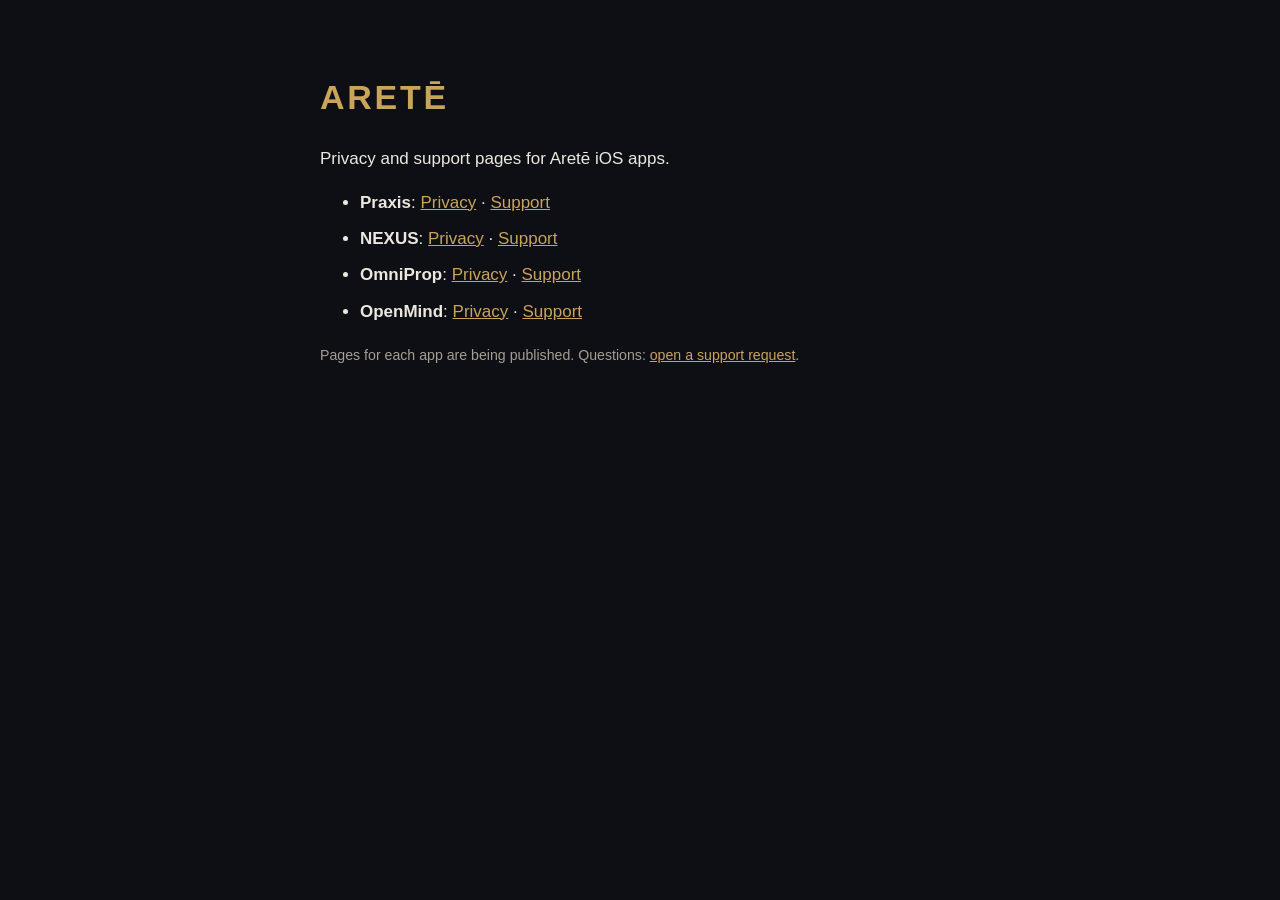
<file: index.html>
<!doctype html>
<html lang="en"><head><meta charset="utf-8"><meta name="viewport" content="width=device-width,initial-scale=1">
<title>Aretē Apps</title>
<style>
:root{--bg:#0d0f14;--fg:#ece8df;--muted:#a59f92;--gold:#c9a45c}
body{margin:0;background:var(--bg);color:var(--fg);font:17px/1.55 -apple-system,BlinkMacSystemFont,"Segoe UI",sans-serif}
main{max-width:640px;margin:0 auto;padding:48px 16px}
h1{font-weight:600;letter-spacing:.08em;color:var(--gold)} a{color:var(--gold)}
li{margin:10px 0} small{color:var(--muted)}
</style></head><body><main>
<h1>ARETĒ</h1>
<p>Privacy and support pages for Aretē iOS apps.</p>
<ul>
<li><b>Praxis</b>: <a href="praxis/privacy/">Privacy</a> · <a href="praxis/support/">Support</a></li>
<li><b>NEXUS</b>: <a href="nexus/privacy/">Privacy</a> · <a href="nexus/support/">Support</a></li>
<li><b>OmniProp</b>: <a href="omniprop/privacy/">Privacy</a> · <a href="omniprop/support/">Support</a></li>
<li><b>OpenMind</b>: <a href="openmind/privacy/">Privacy</a> · <a href="openmind/support/">Support</a></li>
</ul>
<p><small>Pages for each app are being published. Questions: <a href="https://github.com/lemarclawclawbot-oss/arete-apps/issues">open a support request</a>.</small></p>
</main></body></html>
</file>
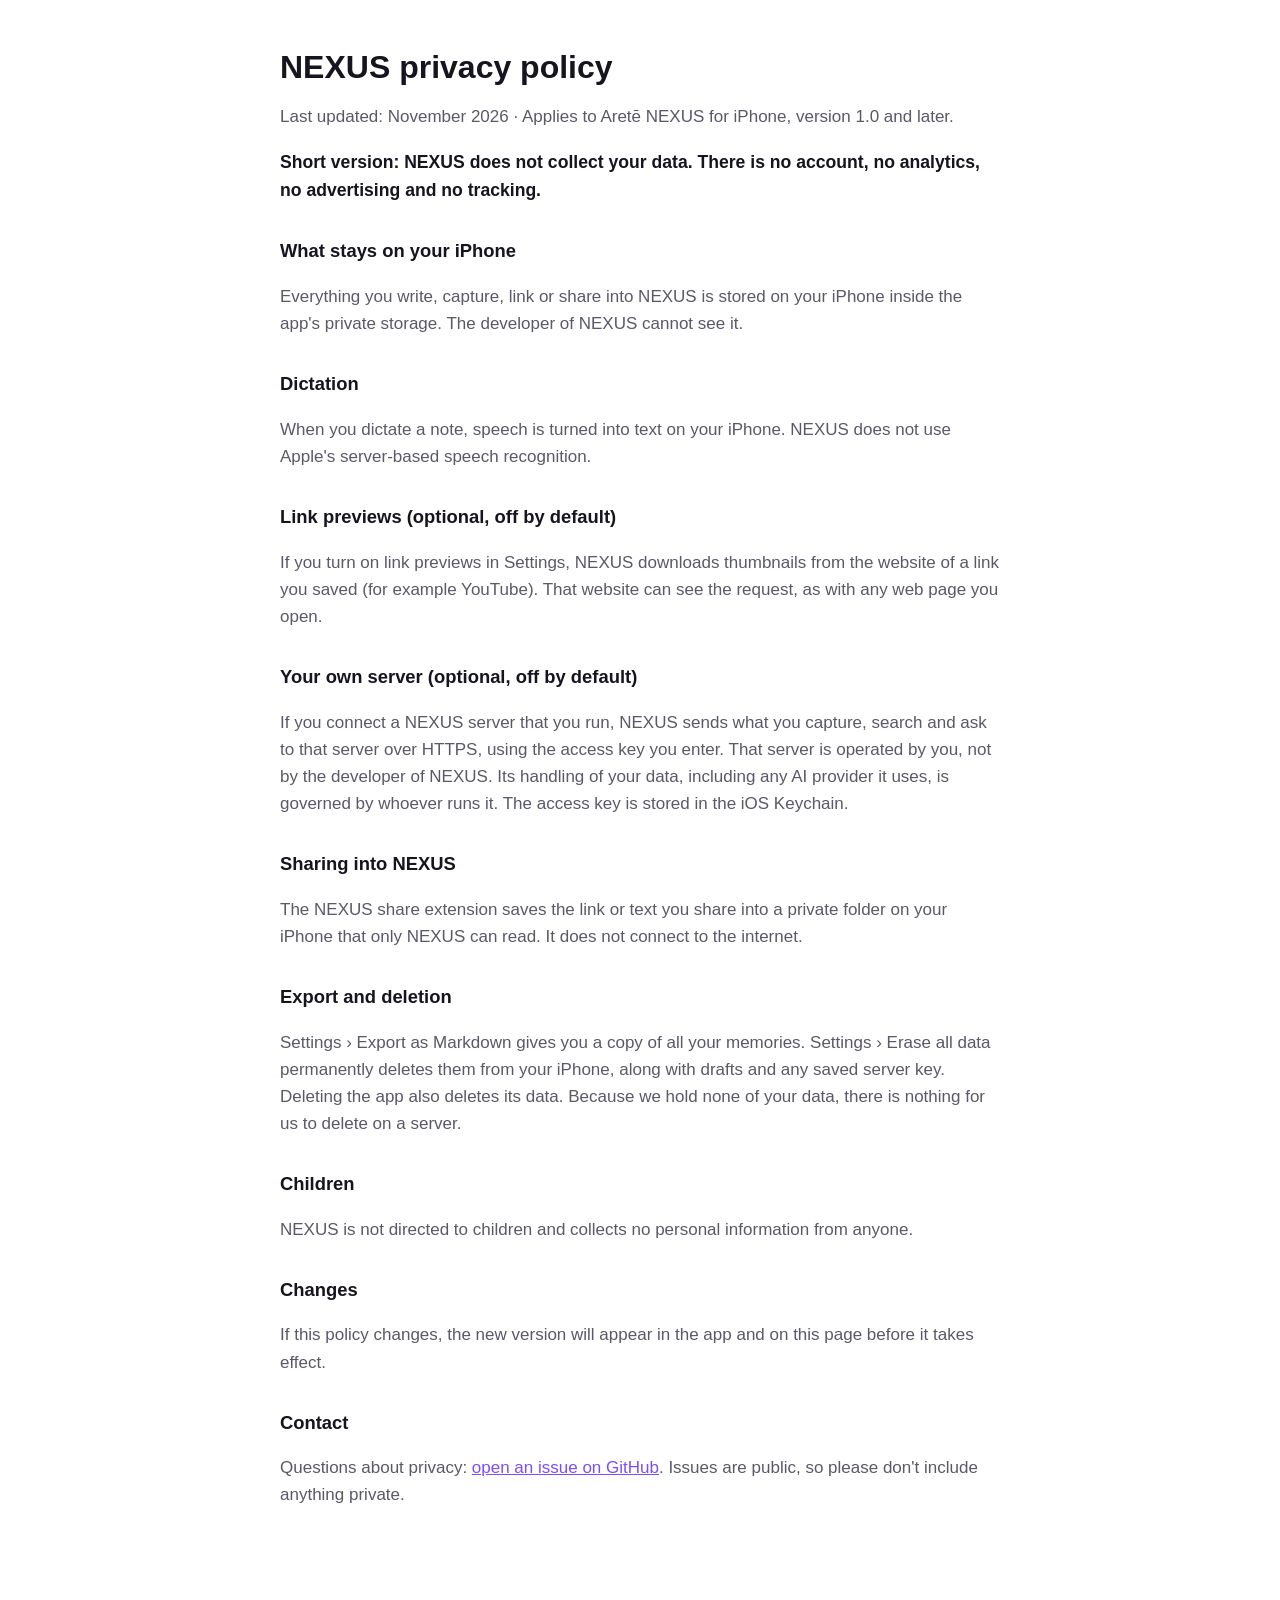
<file: nexus/privacy/index.html>
<!doctype html>
<html lang="en">
<head>
<meta charset="utf-8">
<meta name="viewport" content="width=device-width, initial-scale=1">
<title>NEXUS privacy policy</title>
<meta name="description" content="Aretē NEXUS does not collect your data. Notes stay on your iPhone.">
<style>
:root{--bg:#fff;--ink:#16141f;--muted:#5b5868;--accent:#7c4dff}
@media (prefers-color-scheme:dark){:root{--bg:#0d0c14;--ink:#eeeaf8;--muted:#a7a2b8;--accent:#a98bff}}
body{margin:0;background:var(--bg);color:var(--ink);font:17px/1.6 -apple-system,BlinkMacSystemFont,"Segoe UI",sans-serif}
main{max-width:720px;margin:0 auto;padding:48px 16px 80px}
h1{font-size:2rem;line-height:1.2;margin:0 0 8px}h2{font-size:1.15rem;margin:32px 0 6px}
p,li{color:var(--muted)}a{color:var(--accent)}.lead{color:var(--ink);font-weight:600;font-size:1.1rem}
</style>
</head>
<body>
<main>
<h1>NEXUS privacy policy</h1>
<p>Last updated: November 2026 · Applies to Aretē NEXUS for iPhone, version 1.0 and later.</p>
<p class="lead">Short version: NEXUS does not collect your data. There is no account, no analytics, no advertising and no tracking.</p>

<h2>What stays on your iPhone</h2>
<p>Everything you write, capture, link or share into NEXUS is stored on your iPhone inside the app's private storage. The developer of NEXUS cannot see it.</p>

<h2>Dictation</h2>
<p>When you dictate a note, speech is turned into text on your iPhone. NEXUS does not use Apple's server-based speech recognition.</p>

<h2>Link previews (optional, off by default)</h2>
<p>If you turn on link previews in Settings, NEXUS downloads thumbnails from the website of a link you saved (for example YouTube). That website can see the request, as with any web page you open.</p>

<h2>Your own server (optional, off by default)</h2>
<p>If you connect a NEXUS server that you run, NEXUS sends what you capture, search and ask to that server over HTTPS, using the access key you enter. That server is operated by you, not by the developer of NEXUS. Its handling of your data, including any AI provider it uses, is governed by whoever runs it. The access key is stored in the iOS Keychain.</p>

<h2>Sharing into NEXUS</h2>
<p>The NEXUS share extension saves the link or text you share into a private folder on your iPhone that only NEXUS can read. It does not connect to the internet.</p>

<h2>Export and deletion</h2>
<p>Settings › Export as Markdown gives you a copy of all your memories. Settings › Erase all data permanently deletes them from your iPhone, along with drafts and any saved server key. Deleting the app also deletes its data. Because we hold none of your data, there is nothing for us to delete on a server.</p>

<h2>Children</h2>
<p>NEXUS is not directed to children and collects no personal information from anyone.</p>

<h2>Changes</h2>
<p>If this policy changes, the new version will appear in the app and on this page before it takes effect.</p>

<h2>Contact</h2>
<p>Questions about privacy: <a href="https://github.com/lemarclawclawbot-oss/arete-apps/issues/new">open an issue on GitHub</a>. Issues are public, so please don't include anything private.</p>
</main>
</body>
</html>
</file>
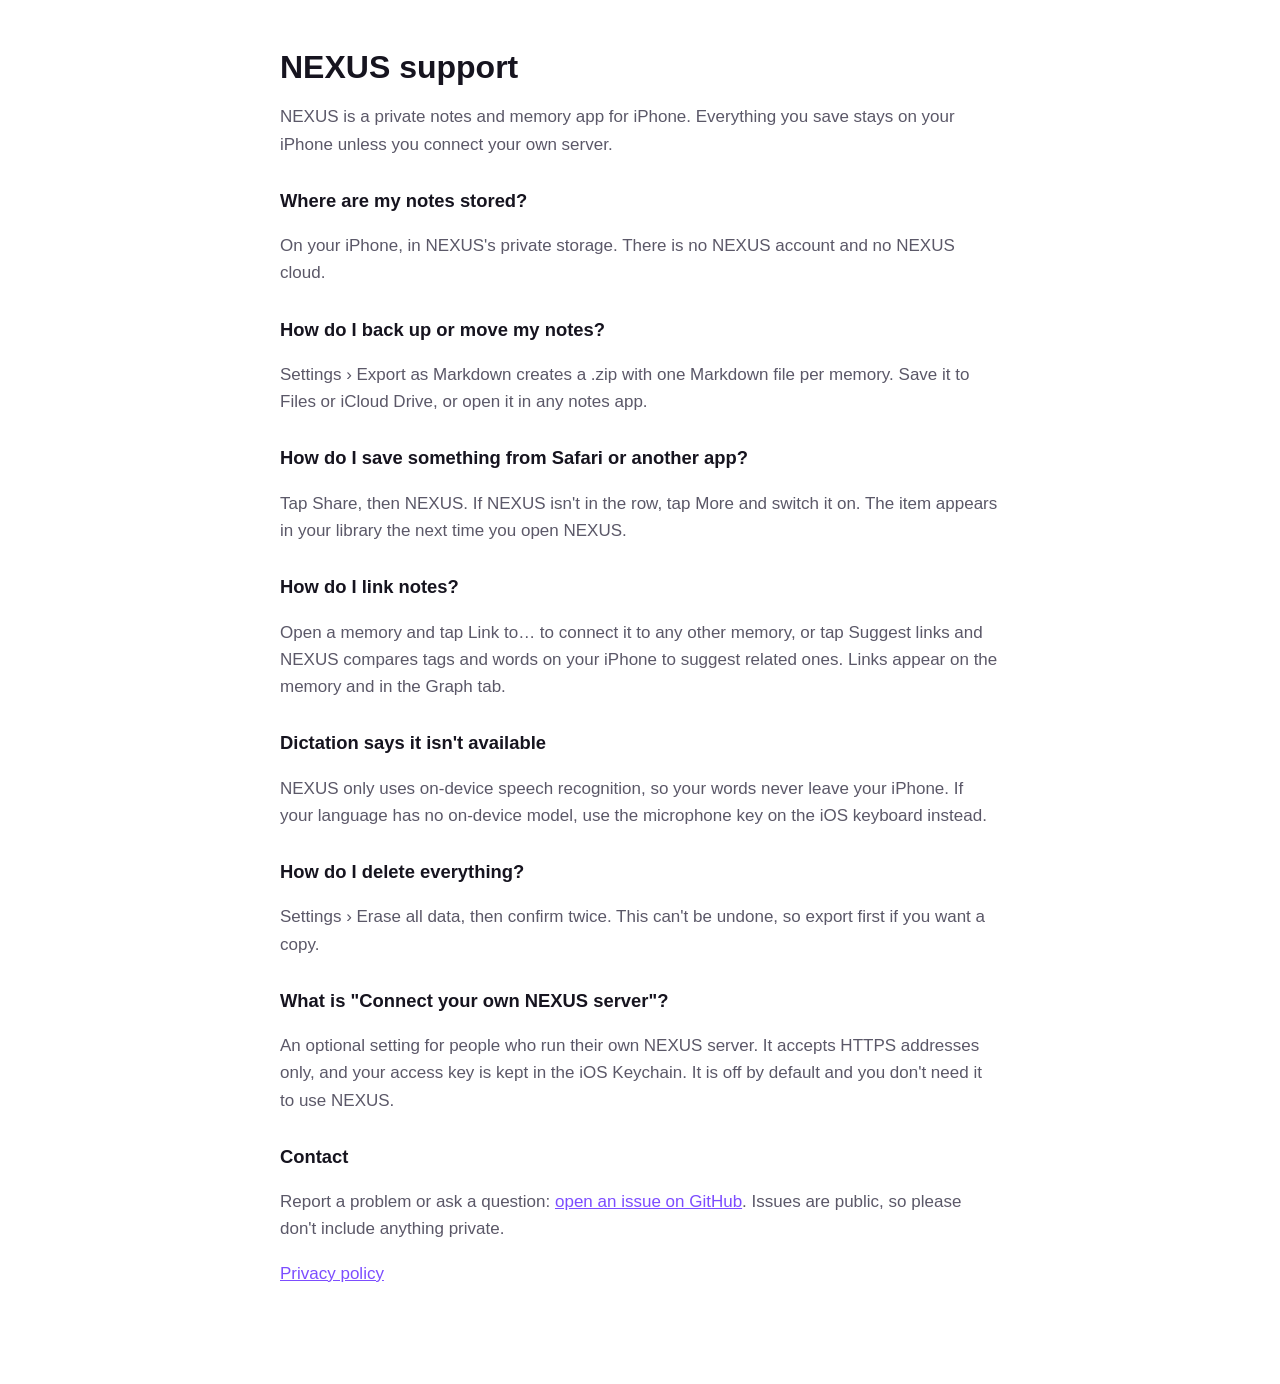
<file: nexus/support/index.html>
<!doctype html>
<html lang="en">
<head>
<meta charset="utf-8">
<meta name="viewport" content="width=device-width, initial-scale=1">
<title>NEXUS support</title>
<meta name="description" content="Help for Aretē NEXUS, the private notes and memory app for iPhone.">
<style>
:root{--bg:#fff;--ink:#16141f;--muted:#5b5868;--accent:#7c4dff}
@media (prefers-color-scheme:dark){:root{--bg:#0d0c14;--ink:#eeeaf8;--muted:#a7a2b8;--accent:#a98bff}}
body{margin:0;background:var(--bg);color:var(--ink);font:17px/1.6 -apple-system,BlinkMacSystemFont,"Segoe UI",sans-serif}
main{max-width:720px;margin:0 auto;padding:48px 16px 80px}
h1{font-size:2rem;line-height:1.2;margin:0 0 8px}h2{font-size:1.15rem;margin:28px 0 6px}
p,li{color:var(--muted)}a{color:var(--accent)}
</style>
</head>
<body>
<main>
<h1>NEXUS support</h1>
<p>NEXUS is a private notes and memory app for iPhone. Everything you save stays on your iPhone unless you connect your own server.</p>

<h2>Where are my notes stored?</h2>
<p>On your iPhone, in NEXUS's private storage. There is no NEXUS account and no NEXUS cloud.</p>

<h2>How do I back up or move my notes?</h2>
<p>Settings › Export as Markdown creates a .zip with one Markdown file per memory. Save it to Files or iCloud Drive, or open it in any notes app.</p>

<h2>How do I save something from Safari or another app?</h2>
<p>Tap Share, then NEXUS. If NEXUS isn't in the row, tap More and switch it on. The item appears in your library the next time you open NEXUS.</p>

<h2>How do I link notes?</h2>
<p>Open a memory and tap Link to… to connect it to any other memory, or tap Suggest links and NEXUS compares tags and words on your iPhone to suggest related ones. Links appear on the memory and in the Graph tab.</p>

<h2>Dictation says it isn't available</h2>
<p>NEXUS only uses on-device speech recognition, so your words never leave your iPhone. If your language has no on-device model, use the microphone key on the iOS keyboard instead.</p>

<h2>How do I delete everything?</h2>
<p>Settings › Erase all data, then confirm twice. This can't be undone, so export first if you want a copy.</p>

<h2>What is "Connect your own NEXUS server"?</h2>
<p>An optional setting for people who run their own NEXUS server. It accepts HTTPS addresses only, and your access key is kept in the iOS Keychain. It is off by default and you don't need it to use NEXUS.</p>

<h2>Contact</h2>
<p>Report a problem or ask a question: <a href="https://github.com/lemarclawclawbot-oss/arete-apps/issues/new">open an issue on GitHub</a>. Issues are public, so please don't include anything private.</p>
<p><a href="../privacy/">Privacy policy</a></p>
</main>
</body>
</html>
</file>
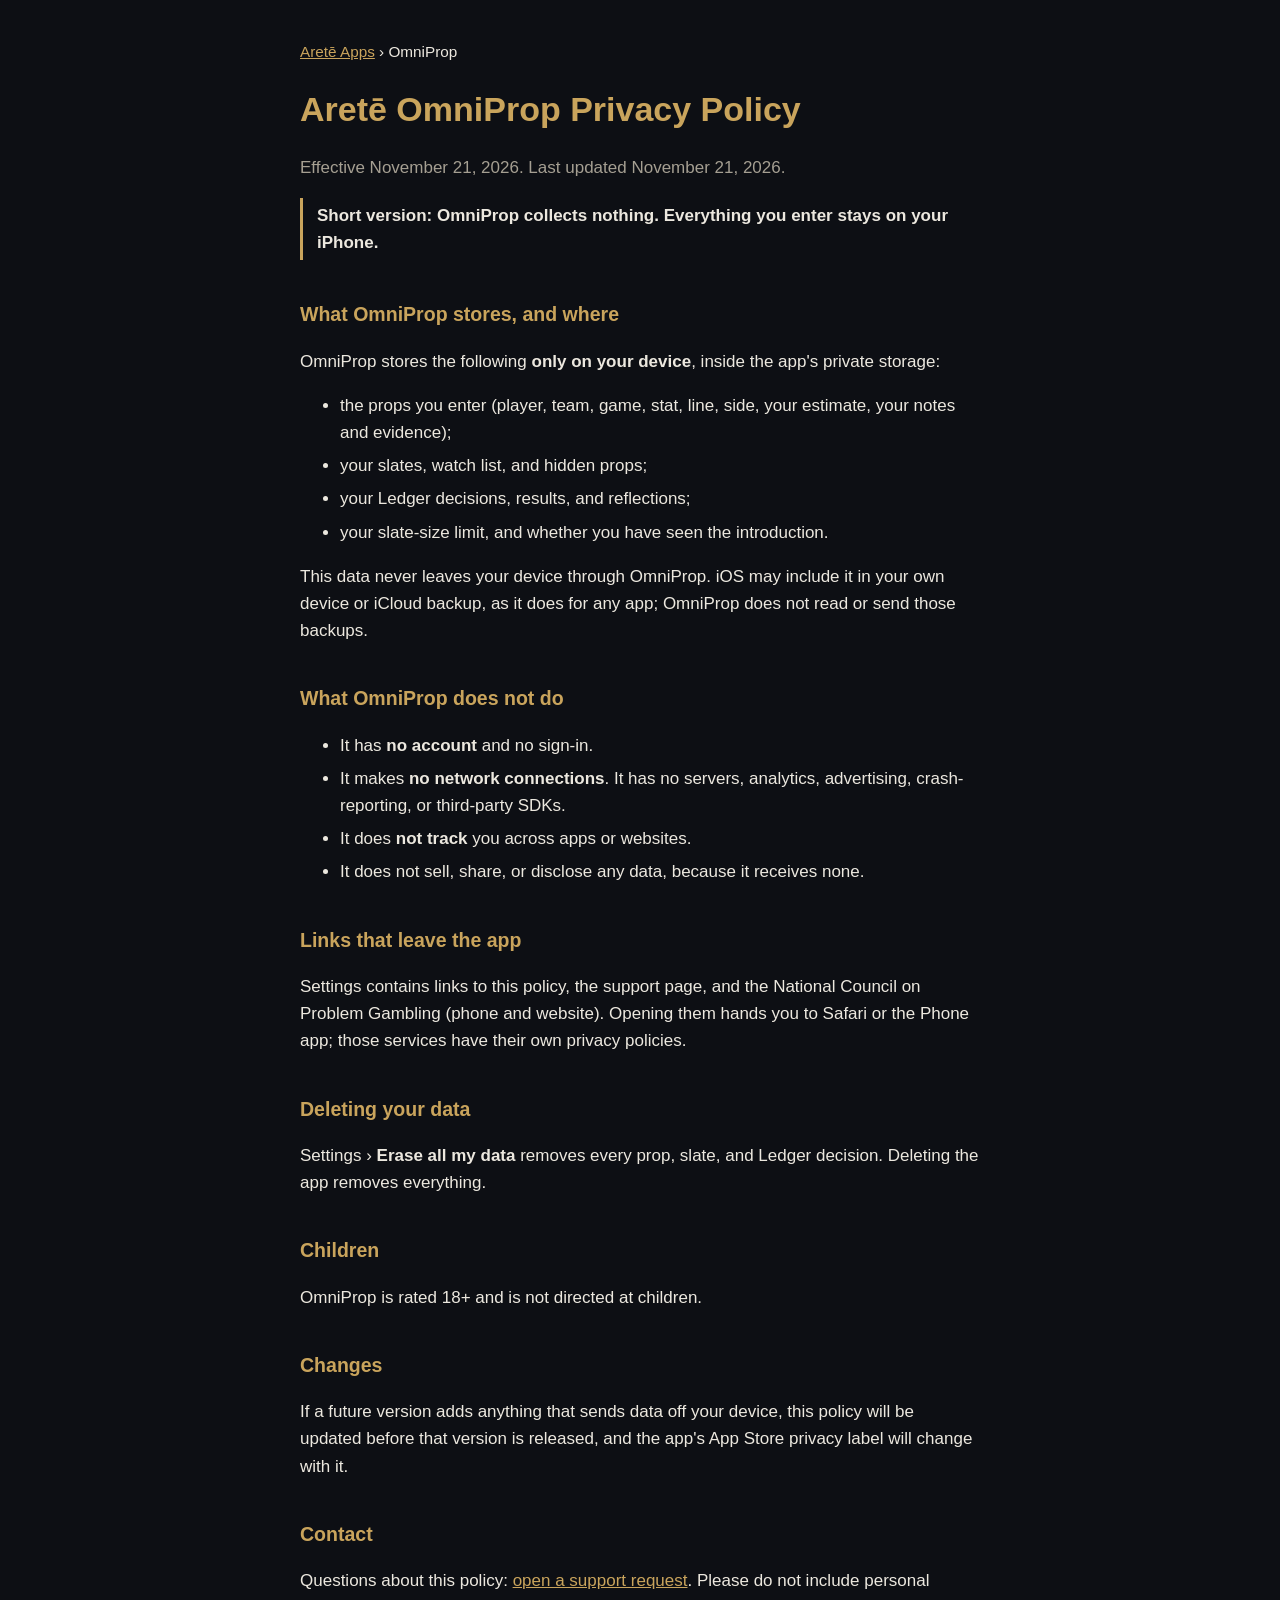
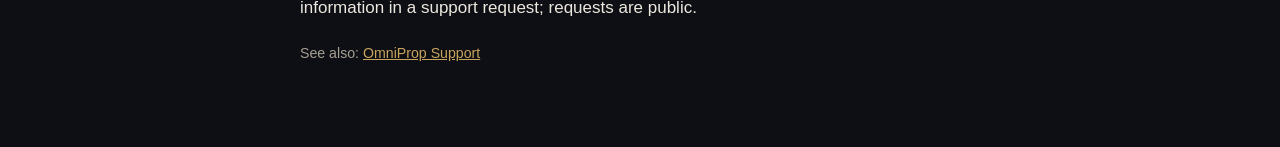
<file: omniprop/privacy/index.html>
<!doctype html>
<html lang="en"><head><meta charset="utf-8"><meta name="viewport" content="width=device-width,initial-scale=1">
<title>OmniProp Privacy Policy</title>
<style>
:root{--bg:#0d0f14;--fg:#ece8df;--muted:#a59f92;--gold:#c9a45c}
body{margin:0;background:var(--bg);color:var(--fg);font:17px/1.6 -apple-system,BlinkMacSystemFont,"Segoe UI",sans-serif}
main{max-width:680px;margin:0 auto;padding:40px 16px 64px}
h1{font-weight:600;color:var(--gold);line-height:1.25} h2{font-weight:600;margin-top:2em;font-size:1.15em;color:var(--gold)}
a{color:var(--gold)} li{margin:6px 0} small,.muted{color:var(--muted)}
.lead{border-left:3px solid var(--gold);padding:4px 0 4px 14px}
nav{font-size:.9em;margin-bottom:24px}
</style></head><body><main>
<nav><a href="../../">Aretē Apps</a> › OmniProp</nav>
<h1>Aretē OmniProp Privacy Policy</h1>
<p class="muted">Effective November 21, 2026. Last updated November 21, 2026.</p>
<p class="lead"><b>Short version: OmniProp collects nothing. Everything you enter stays on your iPhone.</b></p>

<h2>What OmniProp stores, and where</h2>
<p>OmniProp stores the following <b>only on your device</b>, inside the app's private storage:</p>
<ul>
<li>the props you enter (player, team, game, stat, line, side, your estimate, your notes and evidence);</li>
<li>your slates, watch list, and hidden props;</li>
<li>your Ledger decisions, results, and reflections;</li>
<li>your slate-size limit, and whether you have seen the introduction.</li>
</ul>
<p>This data never leaves your device through OmniProp. iOS may include it in your own device or iCloud backup, as it does for any app; OmniProp does not read or send those backups.</p>

<h2>What OmniProp does not do</h2>
<ul>
<li>It has <b>no account</b> and no sign-in.</li>
<li>It makes <b>no network connections</b>. It has no servers, analytics, advertising, crash-reporting, or third-party SDKs.</li>
<li>It does <b>not track</b> you across apps or websites.</li>
<li>It does not sell, share, or disclose any data, because it receives none.</li>
</ul>

<h2>Links that leave the app</h2>
<p>Settings contains links to this policy, the support page, and the National Council on Problem Gambling (phone and website). Opening them hands you to Safari or the Phone app; those services have their own privacy policies.</p>

<h2>Deleting your data</h2>
<p>Settings › <b>Erase all my data</b> removes every prop, slate, and Ledger decision. Deleting the app removes everything.</p>

<h2>Children</h2>
<p>OmniProp is rated 18+ and is not directed at children.</p>

<h2>Changes</h2>
<p>If a future version adds anything that sends data off your device, this policy will be updated before that version is released, and the app's App Store privacy label will change with it.</p>

<h2>Contact</h2>
<p>Questions about this policy: <a href="https://github.com/lemarclawclawbot-oss/arete-apps/issues/new">open a support request</a>. Please do not include personal information in a support request; requests are public.</p>
<p><small>See also: <a href="../support/">OmniProp Support</a></small></p>
</main></body></html>
</file>
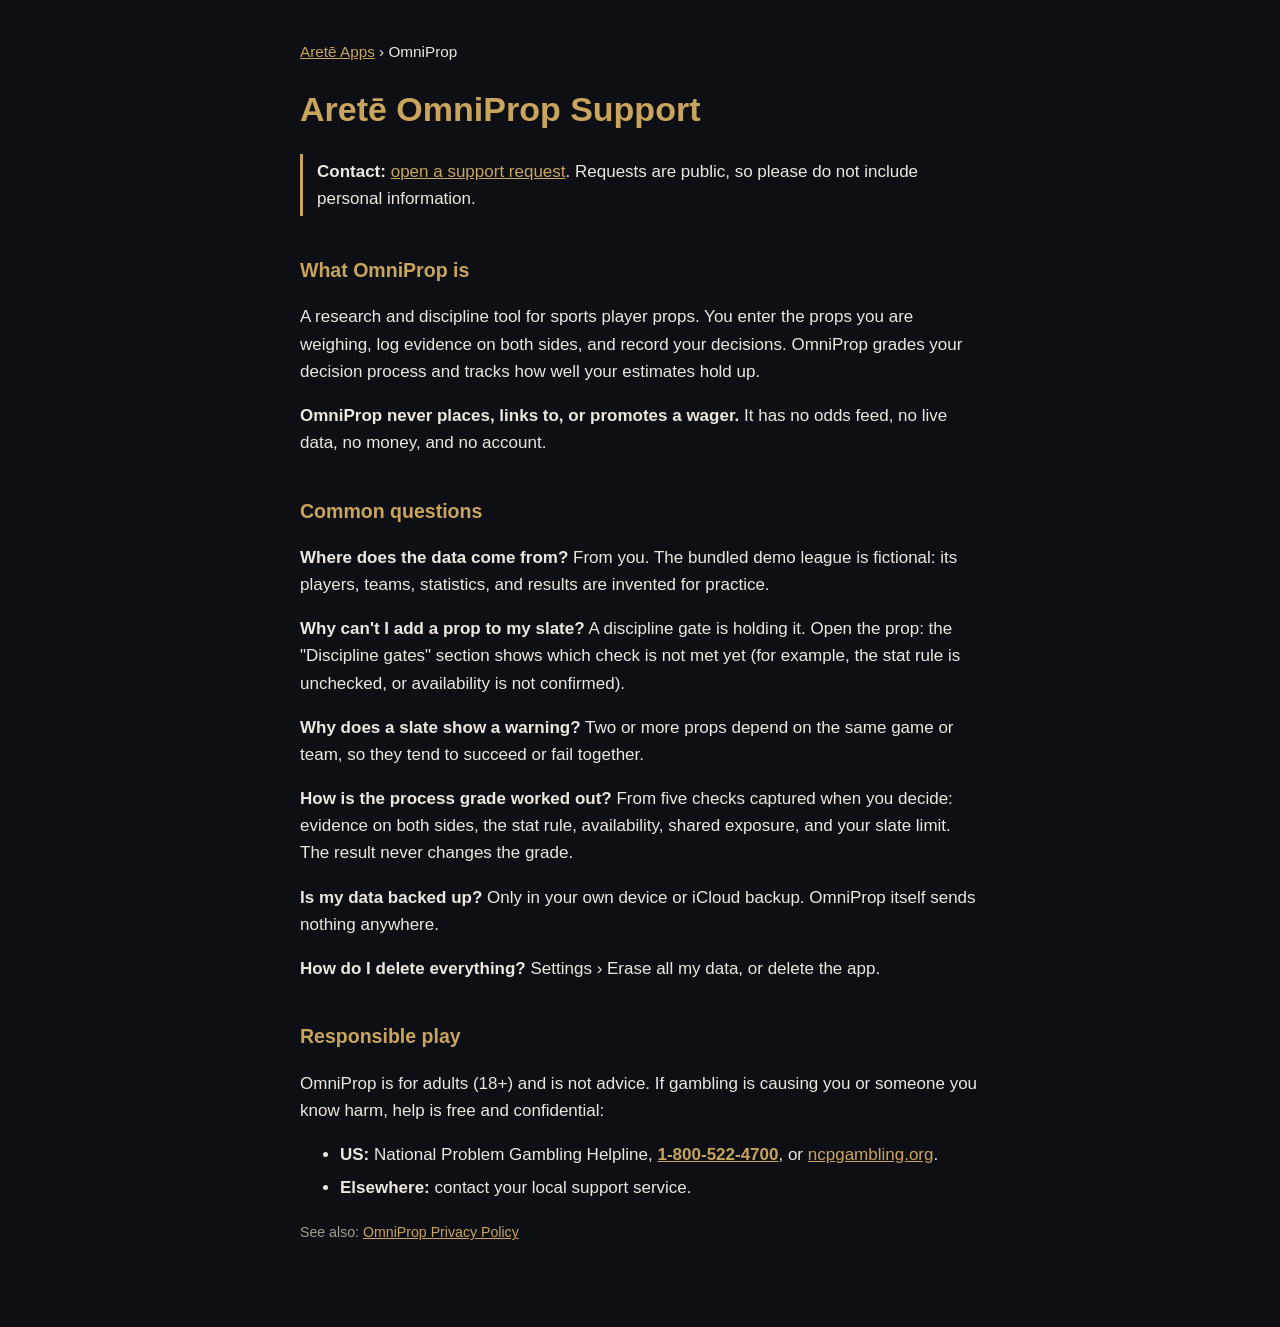
<file: omniprop/support/index.html>
<!doctype html>
<html lang="en"><head><meta charset="utf-8"><meta name="viewport" content="width=device-width,initial-scale=1">
<title>OmniProp Support</title>
<style>
:root{--bg:#0d0f14;--fg:#ece8df;--muted:#a59f92;--gold:#c9a45c}
body{margin:0;background:var(--bg);color:var(--fg);font:17px/1.6 -apple-system,BlinkMacSystemFont,"Segoe UI",sans-serif}
main{max-width:680px;margin:0 auto;padding:40px 16px 64px}
h1{font-weight:600;color:var(--gold);line-height:1.25} h2{font-weight:600;margin-top:2em;font-size:1.15em;color:var(--gold)}
a{color:var(--gold)} li{margin:6px 0} small,.muted{color:var(--muted)}
.lead{border-left:3px solid var(--gold);padding:4px 0 4px 14px}
nav{font-size:.9em;margin-bottom:24px}
</style></head><body><main>
<nav><a href="../../">Aretē Apps</a> › OmniProp</nav>
<h1>Aretē OmniProp Support</h1>
<p class="lead"><b>Contact:</b> <a href="https://github.com/lemarclawclawbot-oss/arete-apps/issues/new">open a support request</a>. Requests are public, so please do not include personal information.</p>

<h2>What OmniProp is</h2>
<p>A research and discipline tool for sports player props. You enter the props you are weighing, log evidence on both sides, and record your decisions. OmniProp grades your decision process and tracks how well your estimates hold up.</p>
<p><b>OmniProp never places, links to, or promotes a wager.</b> It has no odds feed, no live data, no money, and no account.</p>

<h2>Common questions</h2>
<p><b>Where does the data come from?</b> From you. The bundled demo league is fictional: its players, teams, statistics, and results are invented for practice.</p>
<p><b>Why can't I add a prop to my slate?</b> A discipline gate is holding it. Open the prop: the "Discipline gates" section shows which check is not met yet (for example, the stat rule is unchecked, or availability is not confirmed).</p>
<p><b>Why does a slate show a warning?</b> Two or more props depend on the same game or team, so they tend to succeed or fail together.</p>
<p><b>How is the process grade worked out?</b> From five checks captured when you decide: evidence on both sides, the stat rule, availability, shared exposure, and your slate limit. The result never changes the grade.</p>
<p><b>Is my data backed up?</b> Only in your own device or iCloud backup. OmniProp itself sends nothing anywhere.</p>
<p><b>How do I delete everything?</b> Settings › Erase all my data, or delete the app.</p>

<h2>Responsible play</h2>
<p>OmniProp is for adults (18+) and is not advice. If gambling is causing you or someone you know harm, help is free and confidential:</p>
<ul>
<li><b>US:</b> National Problem Gambling Helpline, <a href="tel:18005224700"><b>1-800-522-4700</b></a>, or <a href="https://www.ncpgambling.org/help-treatment/">ncpgambling.org</a>.</li>
<li><b>Elsewhere:</b> contact your local support service.</li>
</ul>
<p><small>See also: <a href="../privacy/">OmniProp Privacy Policy</a></small></p>
</main></body></html>
</file>
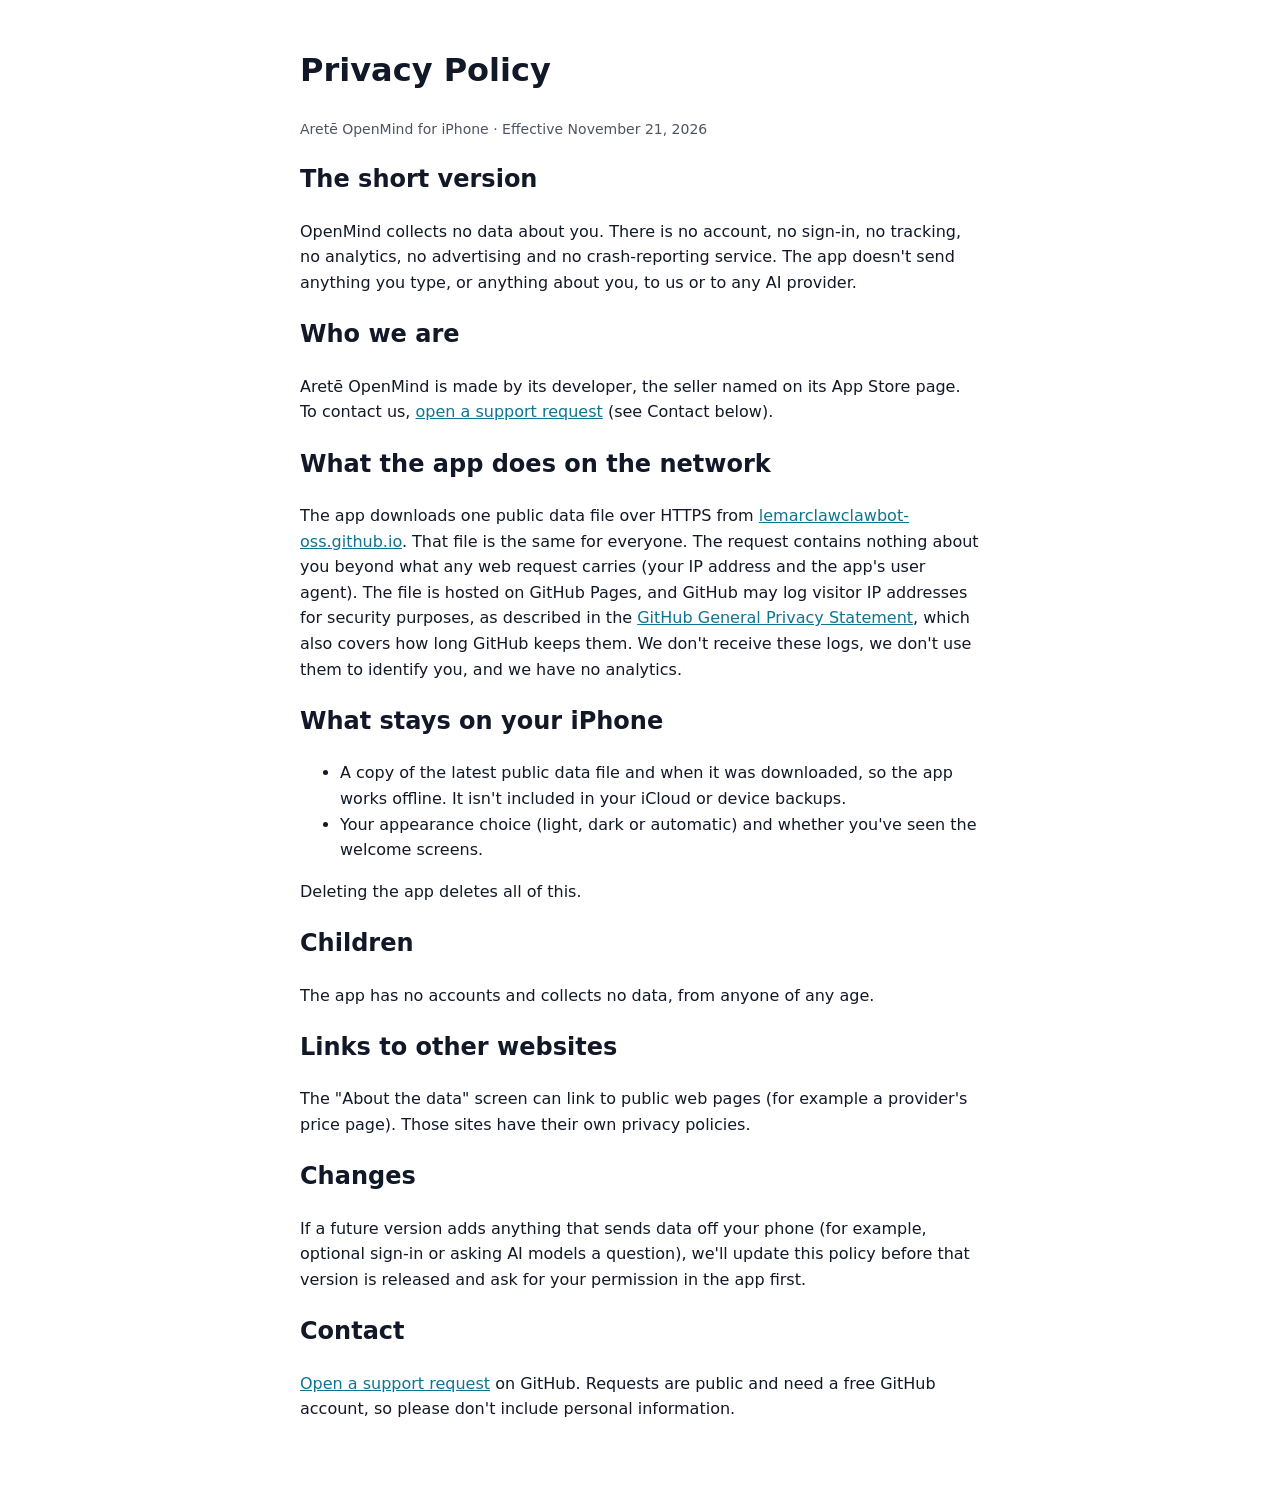
<file: openmind/privacy/index.html>
<!doctype html>
<html lang="en">
<head>
<meta charset="utf-8">
<meta name="viewport" content="width=device-width, initial-scale=1">
<title>Privacy Policy · Aretē OpenMind</title>
<meta name="description" content="Aretē OpenMind collects no data. No account, no tracking, no analytics.">
<style>
  :root { color-scheme: light dark; --fg:#111827; --muted:#4b5563; --bg:#ffffff; --accent:#0e7490; }
  @media (prefers-color-scheme: dark) { :root { --fg:#e5e7eb; --muted:#9ca3af; --bg:#08090d; --accent:#22d3ee; } }
  body { margin:0; background:var(--bg); color:var(--fg); font:16px/1.6 -apple-system, system-ui, sans-serif; }
  main { max-width: 680px; margin: 0 auto; padding: 24px 16px 64px; }
  a { color: var(--accent); overflow-wrap: anywhere; }
  .meta { color: var(--muted); font-size: 14px; }
</style>
</head>
<body>
<main>
<h1>Privacy Policy</h1>
<p class="meta">Aretē OpenMind for iPhone · Effective November 21, 2026</p>

<h2>The short version</h2>
<p>OpenMind collects no data about you. There is no account, no sign-in, no tracking, no analytics, no advertising and no crash-reporting service. The app doesn't send anything you type, or anything about you, to us or to any AI provider.</p>

<h2>Who we are</h2>
<p>Aretē OpenMind is made by its developer, the seller named on its App Store page. To contact us, <a href="https://github.com/lemarclawclawbot-oss/arete-apps/issues/new">open a support request</a> (see Contact below).</p>

<h2>What the app does on the network</h2>
<p>The app downloads one public data file over HTTPS from <a href="https://lemarclawclawbot-oss.github.io/arete-apps/openmind/feed/openmind-feed.json">lemarclawclawbot-oss.github.io</a>. That file is the same for everyone. The request contains nothing about you beyond what any web request carries (your IP address and the app's user agent). The file is hosted on GitHub Pages, and GitHub may log visitor IP addresses for security purposes, as described in the <a href="https://docs.github.com/en/site-policy/privacy-policies/github-general-privacy-statement">GitHub General Privacy Statement</a>, which also covers how long GitHub keeps them. We don't receive these logs, we don't use them to identify you, and we have no analytics.</p>

<h2>What stays on your iPhone</h2>
<ul>
  <li>A copy of the latest public data file and when it was downloaded, so the app works offline. It isn't included in your iCloud or device backups.</li>
  <li>Your appearance choice (light, dark or automatic) and whether you've seen the welcome screens.</li>
</ul>
<p>Deleting the app deletes all of this.</p>

<h2>Children</h2>
<p>The app has no accounts and collects no data, from anyone of any age.</p>

<h2>Links to other websites</h2>
<p>The "About the data" screen can link to public web pages (for example a provider's price page). Those sites have their own privacy policies.</p>

<h2>Changes</h2>
<p>If a future version adds anything that sends data off your phone (for example, optional sign-in or asking AI models a question), we'll update this policy before that version is released and ask for your permission in the app first.</p>

<h2>Contact</h2>
<p><a href="https://github.com/lemarclawclawbot-oss/arete-apps/issues/new">Open a support request</a> on GitHub. Requests are public and need a free GitHub account, so please don't include personal information.</p>
</main>
</body>
</html>
</file>
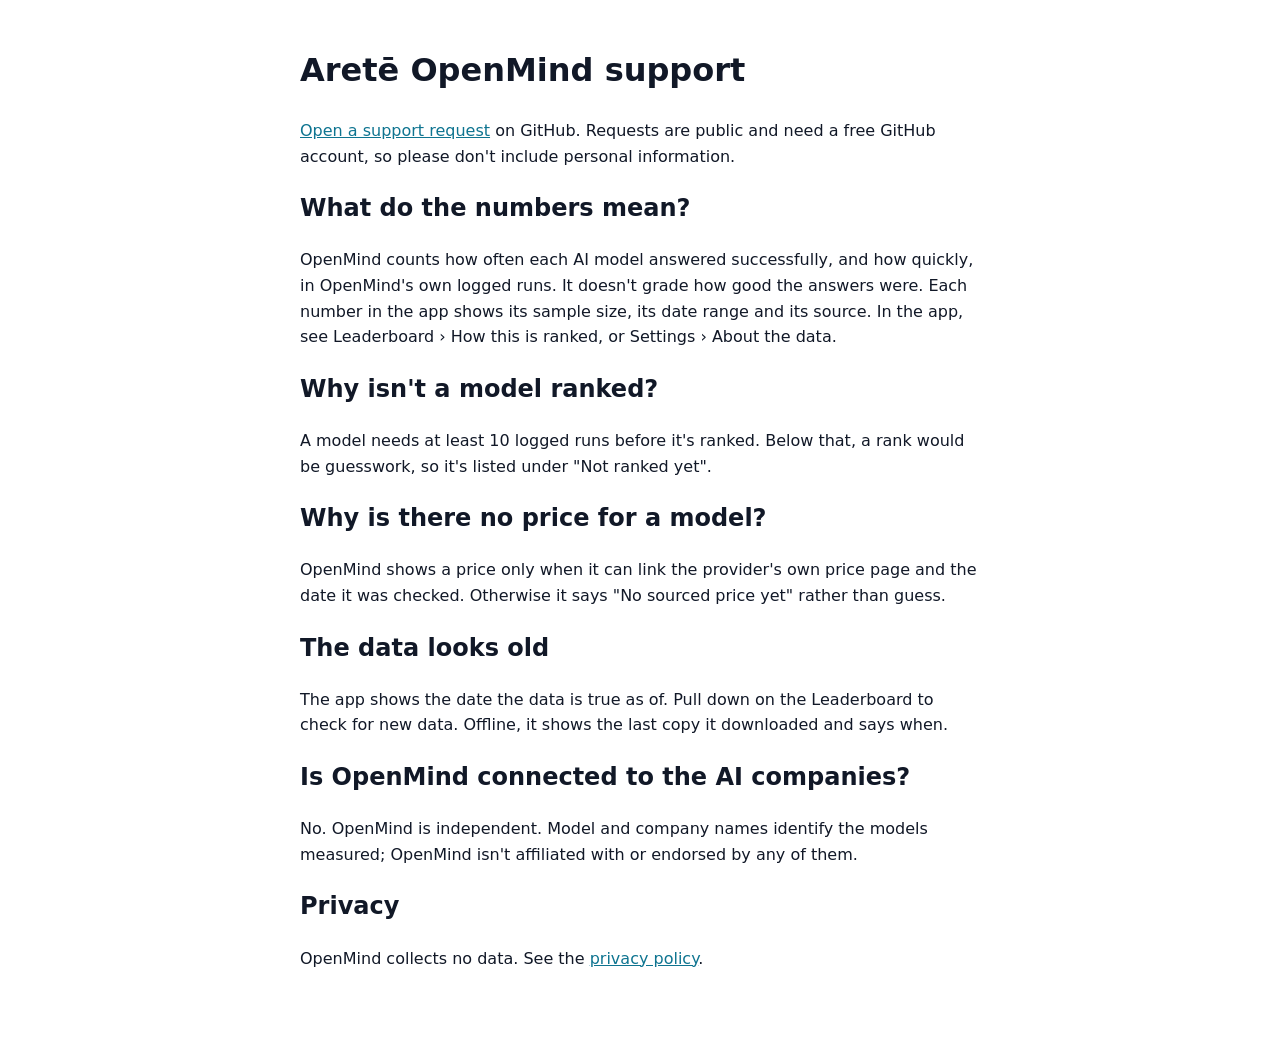
<file: openmind/support/index.html>
<!doctype html>
<html lang="en">
<head>
<meta charset="utf-8">
<meta name="viewport" content="width=device-width, initial-scale=1">
<title>Support · Aretē OpenMind</title>
<meta name="description" content="Help for Aretē OpenMind: what the numbers mean, offline use and contact.">
<style>
  :root { color-scheme: light dark; --fg:#111827; --muted:#4b5563; --bg:#ffffff; --accent:#0e7490; }
  @media (prefers-color-scheme: dark) { :root { --fg:#e5e7eb; --muted:#9ca3af; --bg:#08090d; --accent:#22d3ee; } }
  body { margin:0; background:var(--bg); color:var(--fg); font:16px/1.6 -apple-system, system-ui, sans-serif; }
  main { max-width: 680px; margin: 0 auto; padding: 24px 16px 64px; }
  a { color: var(--accent); overflow-wrap: anywhere; }
  .meta { color: var(--muted); font-size: 14px; }
</style>
</head>
<body>
<main>
<h1>Aretē OpenMind support</h1>
<p><a href="https://github.com/lemarclawclawbot-oss/arete-apps/issues/new">Open a support request</a> on GitHub. Requests are public and need a free GitHub account, so please don't include personal information.</p>

<h2>What do the numbers mean?</h2>
<p>OpenMind counts how often each AI model answered successfully, and how quickly, in OpenMind's own logged runs. It doesn't grade how good the answers were. Each number in the app shows its sample size, its date range and its source. In the app, see Leaderboard › How this is ranked, or Settings › About the data.</p>

<h2>Why isn't a model ranked?</h2>
<p>A model needs at least 10 logged runs before it's ranked. Below that, a rank would be guesswork, so it's listed under "Not ranked yet".</p>

<h2>Why is there no price for a model?</h2>
<p>OpenMind shows a price only when it can link the provider's own price page and the date it was checked. Otherwise it says "No sourced price yet" rather than guess.</p>

<h2>The data looks old</h2>
<p>The app shows the date the data is true as of. Pull down on the Leaderboard to check for new data. Offline, it shows the last copy it downloaded and says when.</p>

<h2>Is OpenMind connected to the AI companies?</h2>
<p>No. OpenMind is independent. Model and company names identify the models measured; OpenMind isn't affiliated with or endorsed by any of them.</p>

<h2>Privacy</h2>
<p>OpenMind collects no data. See the <a href="../privacy/">privacy policy</a>.</p>
</main>
</body>
</html>
</file>
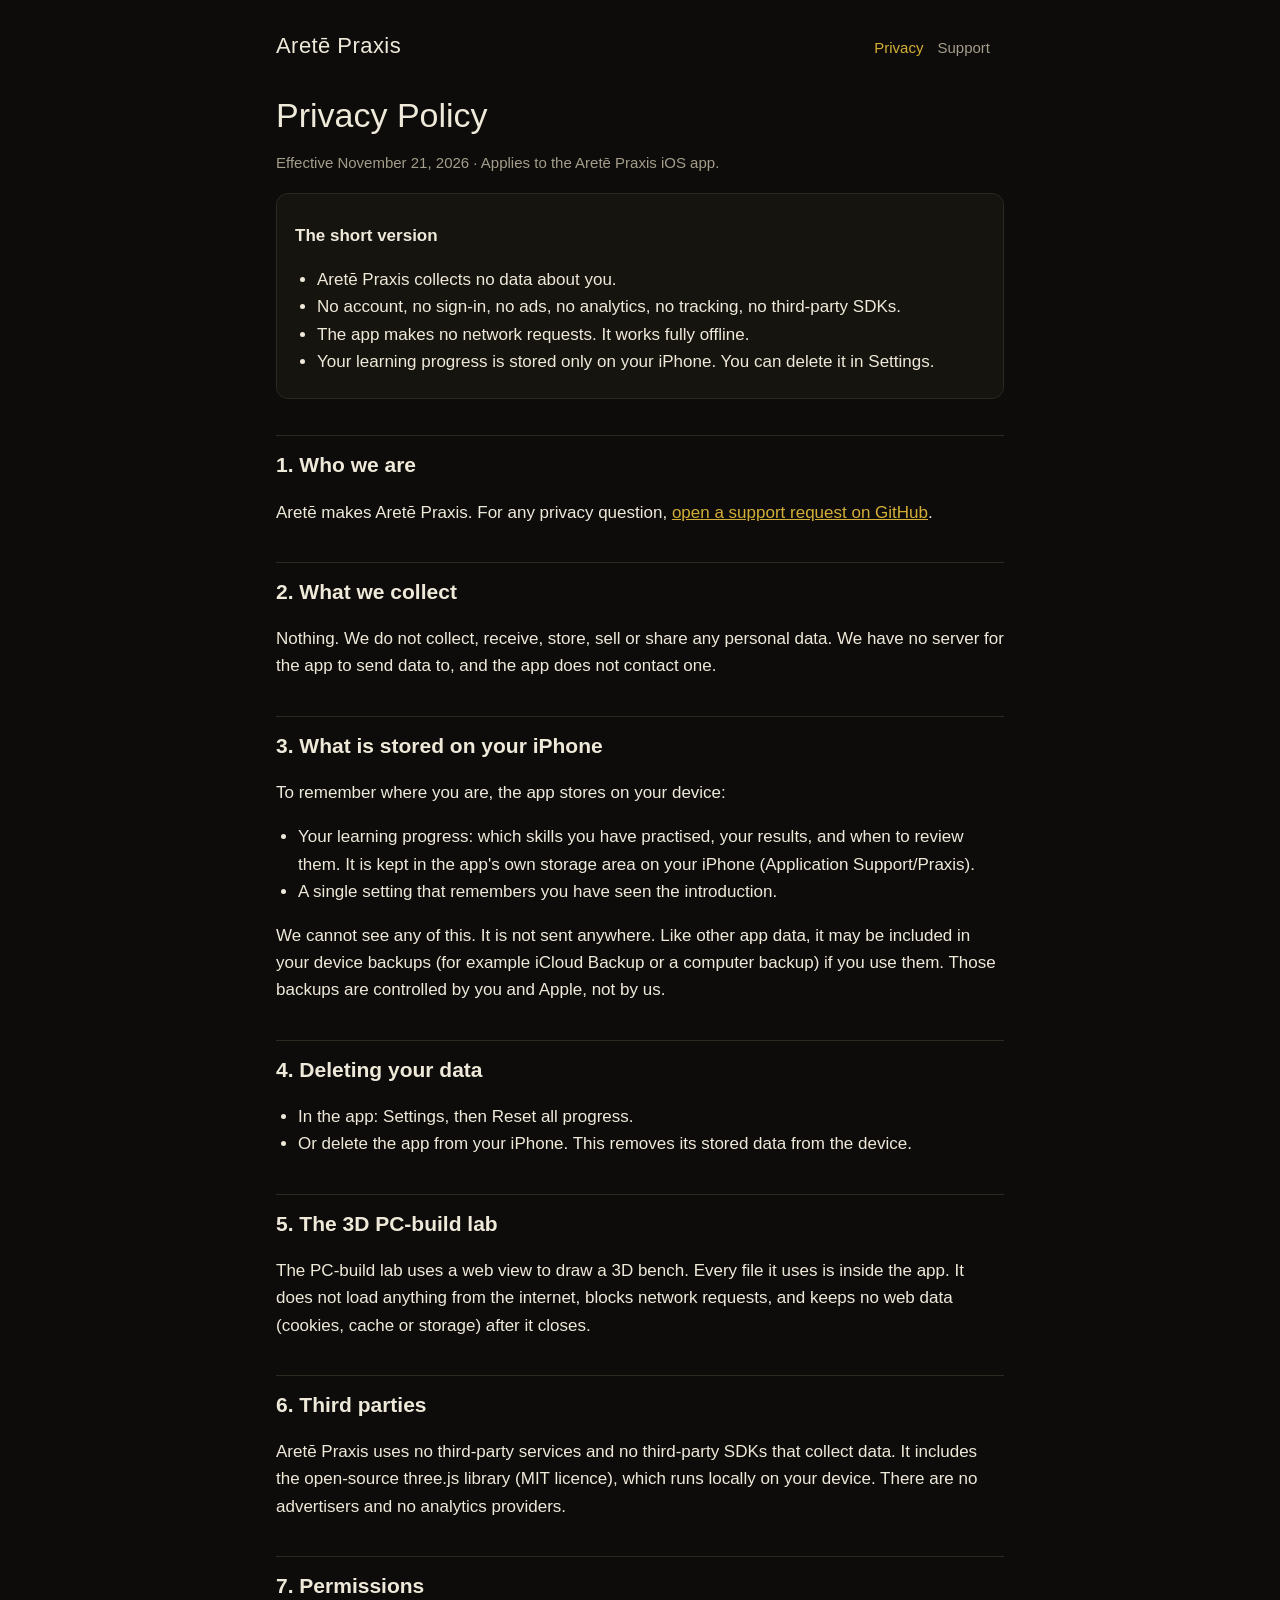
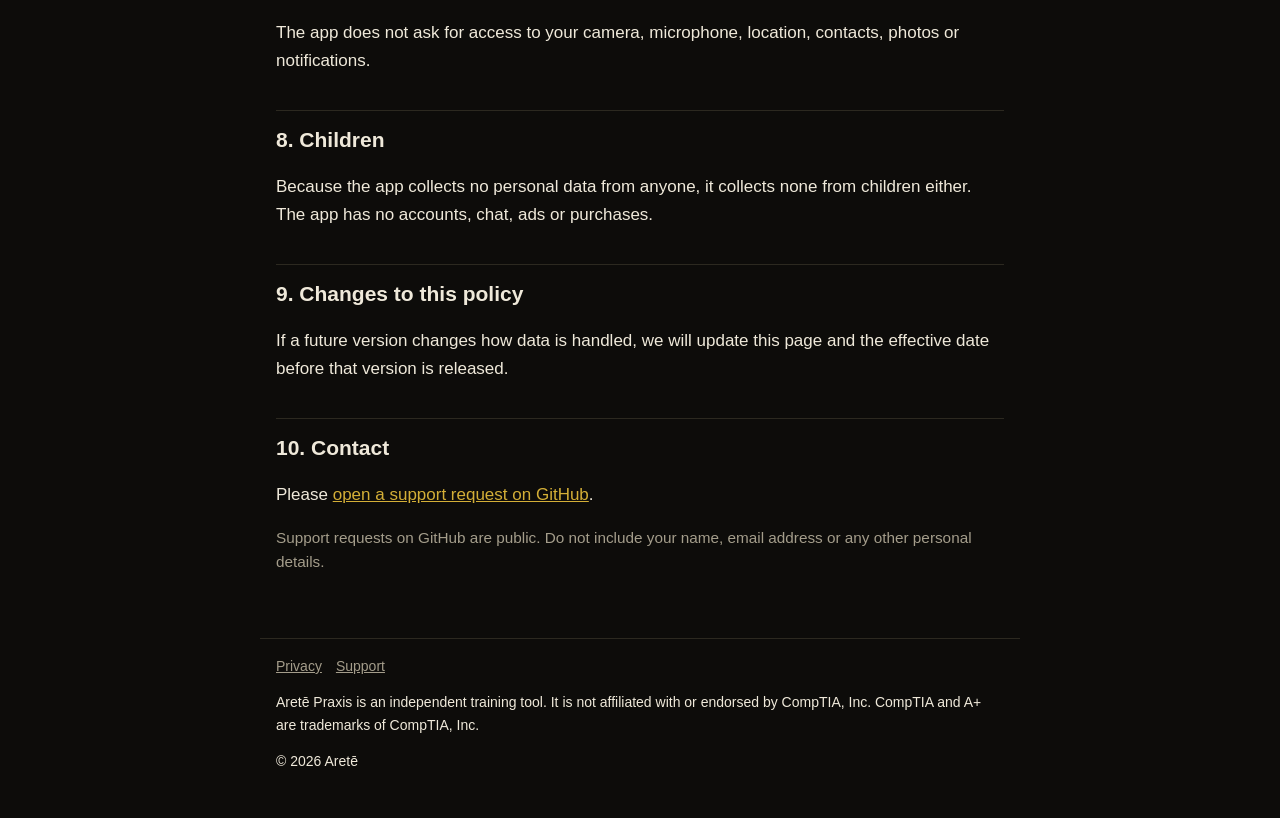
<file: praxis/privacy/index.html>
<!doctype html>
<html lang="en">
<head>
<meta charset="utf-8">
<meta name="viewport" content="width=device-width, initial-scale=1">
<title>Privacy Policy · Aretē Praxis</title>
<meta name="description" content="Aretē Praxis collects no data. Your progress stays on your iPhone.">
<link rel="stylesheet" href="../styles.css">
</head>
<body>
<header class="site">
  <a class="brand" href="../../">Aretē Praxis</a>
  <nav><a href="../privacy/" aria-current="page">Privacy</a><a href="../support/">Support</a></nav>
</header>
<main>
<h1>Privacy Policy</h1>
<p class="meta">Effective November 21, 2026 · Applies to the Aretē Praxis iOS app.</p>

<div class="summary">
<h3>The short version</h3>
<ul>
  <li>Aretē Praxis collects no data about you.</li>
  <li>No account, no sign-in, no ads, no analytics, no tracking, no third-party SDKs.</li>
  <li>The app makes no network requests. It works fully offline.</li>
  <li>Your learning progress is stored only on your iPhone. You can delete it in Settings.</li>
</ul>
</div>

<h2 id="who">1. Who we are</h2>
<p>Aretē makes Aretē Praxis. For any privacy question, <a href="https://github.com/lemarclawclawbot-oss/arete-apps/issues/new">open a support request on GitHub</a>.</p>

<h2 id="collect">2. What we collect</h2>
<p>Nothing. We do not collect, receive, store, sell or share any personal data. We have no server for the app to send data to, and the app does not contact one.</p>

<h2 id="device">3. What is stored on your iPhone</h2>
<p>To remember where you are, the app stores on your device:</p>
<ul>
  <li>Your learning progress: which skills you have practised, your results, and when to review them. It is kept in the app's own storage area on your iPhone (Application Support/Praxis).</li>
  <li>A single setting that remembers you have seen the introduction.</li>
</ul>
<p>We cannot see any of this. It is not sent anywhere. Like other app data, it may be included in your device backups (for example iCloud Backup or a computer backup) if you use them. Those backups are controlled by you and Apple, not by us.</p>

<h2 id="delete">4. Deleting your data</h2>
<ul>
  <li>In the app: Settings, then Reset all progress.</li>
  <li>Or delete the app from your iPhone. This removes its stored data from the device.</li>
</ul>

<h2 id="web">5. The 3D PC-build lab</h2>
<p>The PC-build lab uses a web view to draw a 3D bench. Every file it uses is inside the app. It does not load anything from the internet, blocks network requests, and keeps no web data (cookies, cache or storage) after it closes.</p>

<h2 id="third">6. Third parties</h2>
<p>Aretē Praxis uses no third-party services and no third-party SDKs that collect data. It includes the open-source three.js library (MIT licence), which runs locally on your device. There are no advertisers and no analytics providers.</p>

<h2 id="perms">7. Permissions</h2>
<p>The app does not ask for access to your camera, microphone, location, contacts, photos or notifications.</p>

<h2 id="children">8. Children</h2>
<p>Because the app collects no personal data from anyone, it collects none from children either. The app has no accounts, chat, ads or purchases.</p>

<h2 id="changes">9. Changes to this policy</h2>
<p>If a future version changes how data is handled, we will update this page and the effective date before that version is released.</p>

<h2 id="contact">10. Contact</h2>
<p>Please <a href="https://github.com/lemarclawclawbot-oss/arete-apps/issues/new">open a support request on GitHub</a>.</p>
<p class="note">Support requests on GitHub are public. Do not include your name, email address or any other personal details.</p>
</main>
<footer class="site">
  <a href="../privacy/">Privacy</a><a href="../support/">Support</a>
  <p>Aretē Praxis is an independent training tool. It is not affiliated with or endorsed by CompTIA, Inc. CompTIA and A+ are trademarks of CompTIA, Inc.</p>
  <p>&copy; 2026 Aretē</p>
</footer>
</body>
</html>
</file>
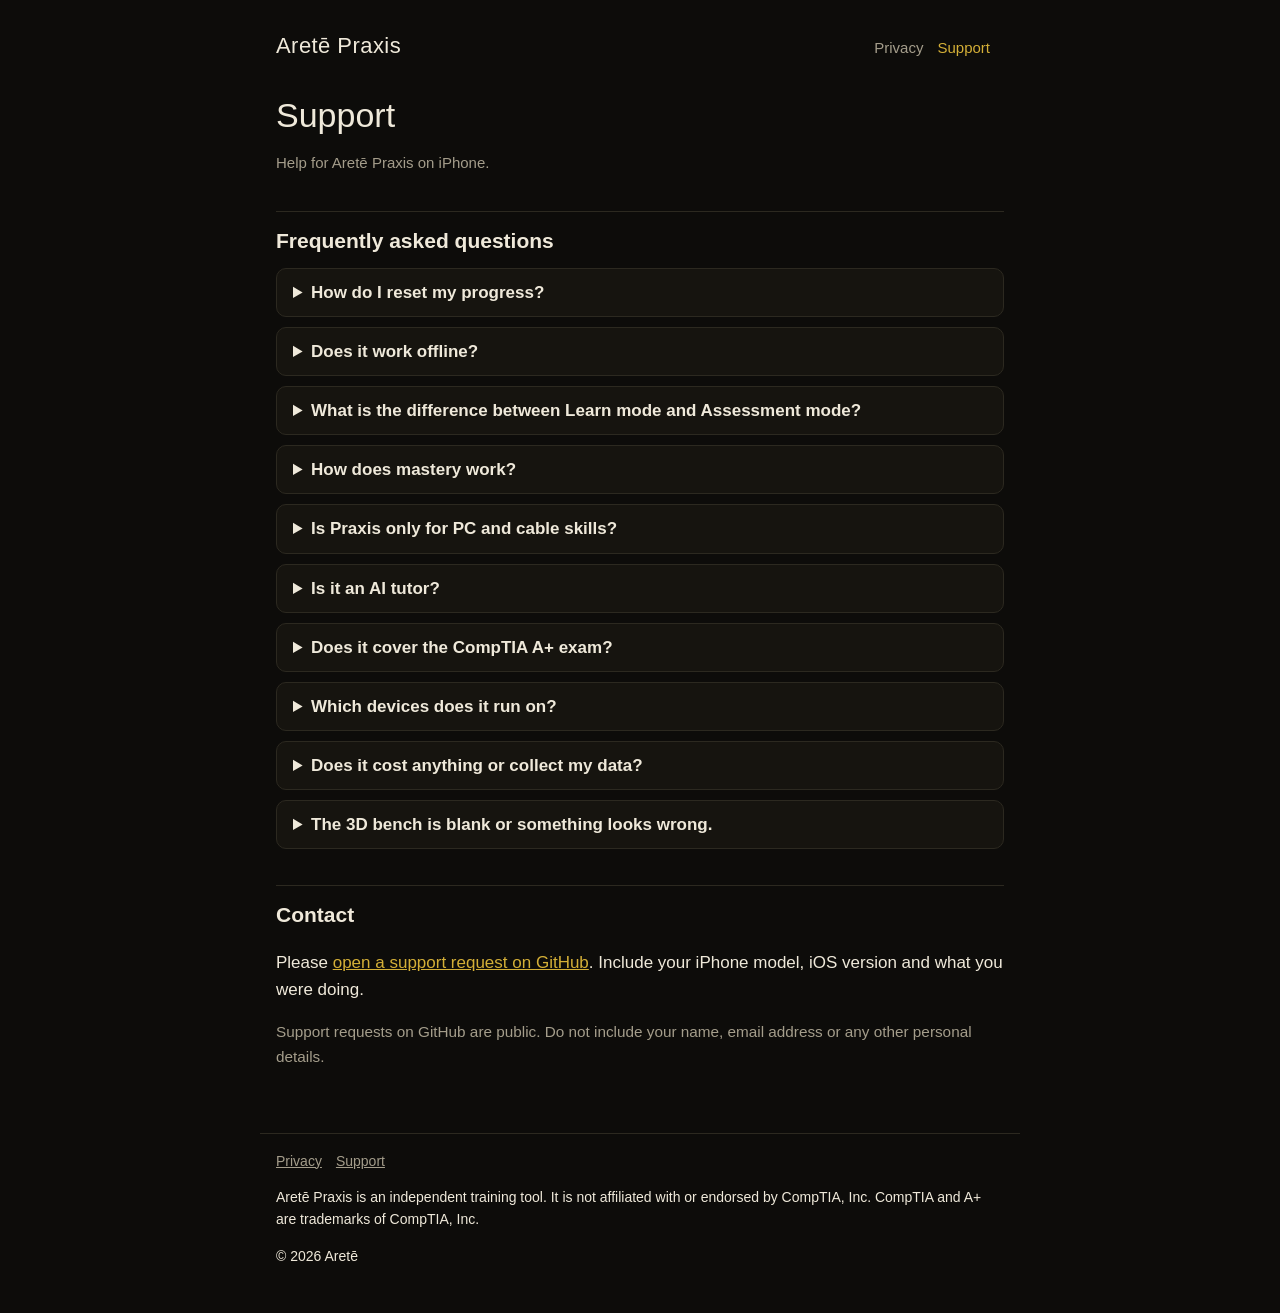
<file: praxis/support/index.html>
<!doctype html>
<html lang="en">
<head>
<meta charset="utf-8">
<meta name="viewport" content="width=device-width, initial-scale=1">
<title>Support · Aretē Praxis</title>
<meta name="description" content="Help for Aretē Praxis: resetting progress, offline use, Learn and Assessment modes, mastery, and contact.">
<link rel="stylesheet" href="../styles.css">
</head>
<body>
<header class="site">
  <a class="brand" href="../../">Aretē Praxis</a>
  <nav><a href="../privacy/">Privacy</a><a href="../support/" aria-current="page">Support</a></nav>
</header>
<main>
<h1>Support</h1>
<p class="meta">Help for Aretē Praxis on iPhone.</p>

<h2>Frequently asked questions</h2>

<details><summary>How do I reset my progress?</summary>
<p>Open the app, go to Settings, and choose Reset all progress. This deletes your saved learning progress from your iPhone and cannot be undone. Deleting the app also removes it.</p></details>

<details><summary>Does it work offline?</summary>
<p>Yes. Everything is inside the app, including the 3D PC-build lab. The app makes no network requests, so airplane mode makes no difference.</p></details>

<details><summary>What is the difference between Learn mode and Assessment mode?</summary>
<p>Learn mode shows part labels, hints and live temperatures. It helps you practise but can never earn mastery. Assessment mode hides the labels and gives you a debrief only after you power on.</p></details>

<details><summary>How does mastery work?</summary>
<p>Praxis tracks what you have shown you can do for each skill. Your mistakes become targeted scenarios in a later session. You reach mastery by passing a transfer test on a case or board you have not seen, correct on the first power-on. Spaced retrieval checks come back later to confirm it stuck. A checklist item ticks only when the simulator verifies your placement is correct.</p></details>

<details><summary>Is Praxis only for PC and cable skills?</summary>
<p>No. Praxis is a hands-on 3D lab engine: each lab is a working model you take apart and put together yourself while Praxis simulates what really happens. Building a PC and terminating a network cable are its first labs. New labs arrive in app updates. To suggest one, open a support request (see Contact below).</p></details>

<details><summary>Is it an AI tutor?</summary>
<p>No. You do the work; nothing is generated while you use it. The simulator follows fixed rules, so the same cable or build gives the same result every time. In the PC-build lab a coach, Atlas, speaks short, fixed, pre-written lines. His voice was synthesised once, ahead of time, and ships inside the app. He never does a step for you and never gives the answer in Assessment mode.</p></details>

<details><summary>Does it cover the CompTIA A+ exam?</summary>
<p>Praxis is a hands-on practice tool for some hardware skills. It does not claim to cover any exam's objective list, and it cannot promise that you will pass any exam. It is independent and is not affiliated with or endorsed by CompTIA, Inc.</p></details>

<details><summary>Which devices does it run on?</summary>
<p>iPhone with iOS 18.0 or later, in portrait. There is no iPad version.</p></details>

<details><summary>Does it cost anything or collect my data?</summary>
<p>It is free, with no purchases, subscriptions or ads. It collects no data. See the <a href="../privacy/">privacy policy</a>.</p></details>

<details><summary>The 3D bench is blank or something looks wrong.</summary>
<p>Close the app fully and open it again. If the problem continues, open a support request (see Contact below) with your iPhone model and iOS version.</p></details>

<h2>Contact</h2>
<p>Please <a href="https://github.com/lemarclawclawbot-oss/arete-apps/issues/new">open a support request on GitHub</a>. Include your iPhone model, iOS version and what you were doing.</p>
<p class="note">Support requests on GitHub are public. Do not include your name, email address or any other personal details.</p>
</main>
<footer class="site">
  <a href="../privacy/">Privacy</a><a href="../support/">Support</a>
  <p>Aretē Praxis is an independent training tool. It is not affiliated with or endorsed by CompTIA, Inc. CompTIA and A+ are trademarks of CompTIA, Inc.</p>
  <p>&copy; 2026 Aretē</p>
</footer>
</body>
</html>
</file>
<file: praxis/styles.css>
/* Aretē Praxis public pages. Static, no scripts, no trackers, no external fonts. Dark theme, gold accent. */
:root {
  --bg: #0d0c0a;
  --surface: #16140f;
  --ink: #efe9da;
  --ink-dim: #a49d8b;
  --gold: #d4af37;
  --rule: #2c2920;
  --flag-bg: #3a2d0c;
  --flag-ink: #f3d892;
}
* { box-sizing: border-box; }
html { -webkit-text-size-adjust: 100%; color-scheme: dark; }
body {
  margin: 0;
  background: var(--bg);
  color: var(--ink);
  font: 17px/1.6 -apple-system, BlinkMacSystemFont, "Segoe UI", Roboto, "Helvetica Neue", Arial, sans-serif;
}
header.site, footer.site, main { max-width: 760px; margin: 0 auto; padding-left: 16px; padding-right: 16px; }
header.site { padding-top: 28px; padding-bottom: 8px; display: flex; flex-wrap: wrap; gap: 8px 20px; align-items: baseline; }
header.site .brand { font-weight: 300; font-size: 22px; letter-spacing: .02em; color: var(--ink); text-decoration: none; margin-right: auto; }
header.site nav a { color: var(--ink-dim); text-decoration: none; margin-right: 14px; font-size: 15px; }
header.site nav a[aria-current="page"] { color: var(--gold); }
main { padding-bottom: 48px; }
h1 { font-weight: 300; font-size: 34px; line-height: 1.2; margin: 24px 0 4px; }
h2 { font-size: 21px; margin: 36px 0 8px; padding-top: 12px; border-top: 1px solid var(--rule); }
h3 { font-size: 17px; margin: 22px 0 6px; }
p, li { color: var(--ink); }
.dim, .meta { color: var(--ink-dim); font-size: 15px; }
a { color: var(--gold); }
ul, ol { padding-left: 22px; }
table { width: 100%; border-collapse: collapse; margin: 12px 0; font-size: 15px; display: block; overflow-x: auto; }
th, td { text-align: left; vertical-align: top; padding: 8px 10px; border-bottom: 1px solid var(--rule); }
th { color: var(--ink-dim); font-weight: 600; }
.summary { background: var(--surface); border: 1px solid var(--rule); border-radius: 12px; padding: 6px 18px; margin: 18px 0; }
.ph { background: var(--flag-bg); color: var(--flag-ink); padding: 0 4px; border-radius: 3px; font-family: ui-monospace, Menlo, monospace; font-size: .9em; }
.draft-banner { background: var(--flag-bg); color: var(--flag-ink); text-align: center; padding: 8px 16px; font-size: 14px; }
.cta { display: inline-block; background: var(--gold); color: #0d0c0a; padding: 10px 18px; border-radius: 999px; text-decoration: none; font-weight: 600; }
details { background: var(--surface); border: 1px solid var(--rule); border-radius: 10px; padding: 10px 16px; margin: 10px 0; }
summary { cursor: pointer; font-weight: 600; }
details p { margin: 8px 0 4px; }
footer.site { border-top: 1px solid var(--rule); padding-top: 16px; padding-bottom: 32px; color: var(--ink-dim); font-size: 14px; }
footer.site a { color: var(--ink-dim); margin-right: 14px; }
.note { color: var(--ink-dim); font-size: .9em; }
</file>
